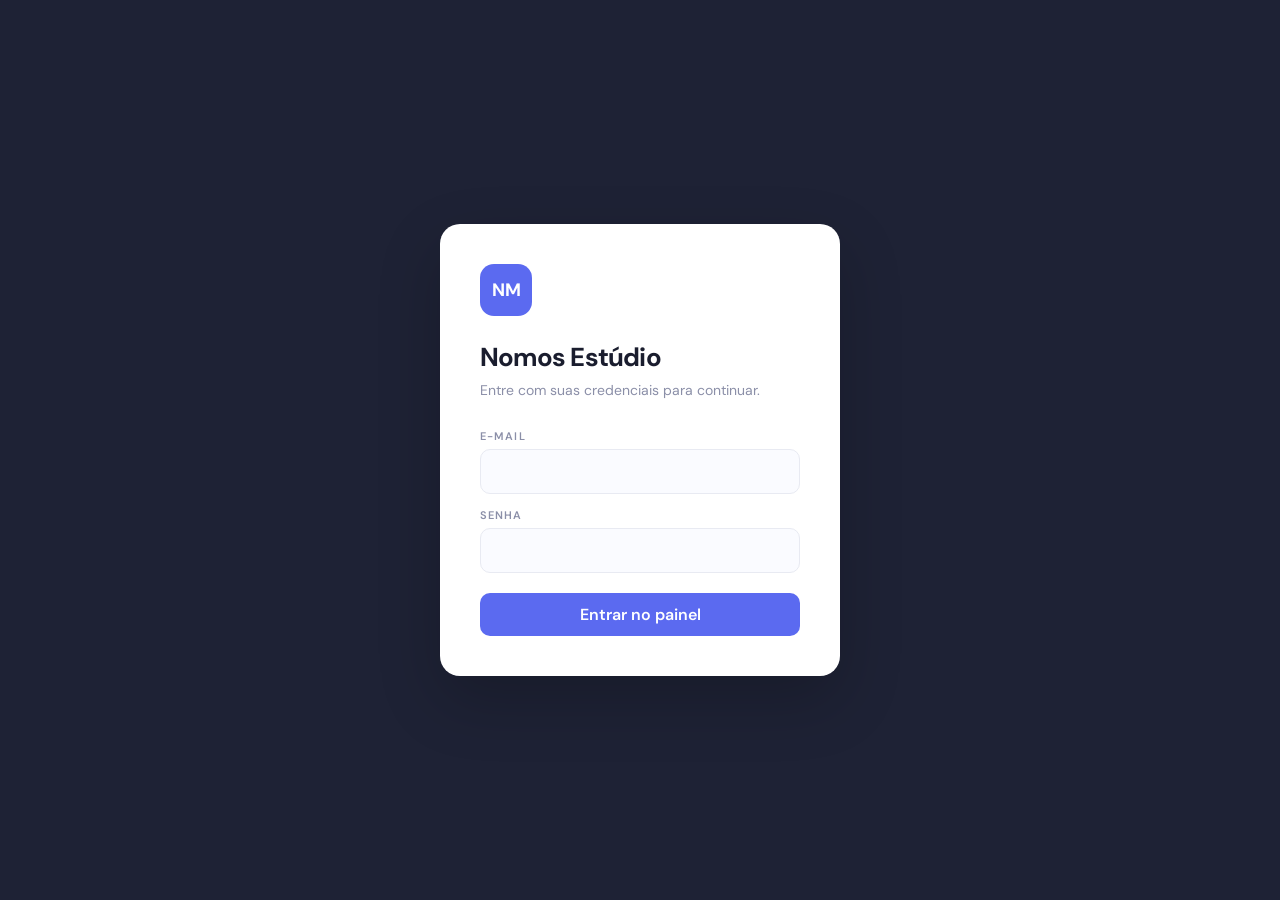
<file: admin.html>
<!doctype html>
<html lang="pt-BR">
<head>
<meta charset="utf-8"/>
<meta name="viewport" content="width=device-width,initial-scale=1"/>
<title>Painel Administrativo</title>
<link rel="preconnect" href="https://fonts.googleapis.com"/>
<link href="https://fonts.googleapis.com/css2?family=DM+Sans:opsz,wght@9..40,400;9..40,500;9..40,600;9..40,700&display=swap" rel="stylesheet"/>
<style>
*{box-sizing:border-box;margin:0;padding:0}
:root{
  --sw:240px; --th:64px;
  --bg:#f0f2f8; --panel:#fff; --ink:#1a1d2e; --muted:#8b8fa8; --line:#e8eaf2;
  --accent:#5b6af0; --accent-bg:#eef0fe;
  --danger:#e5534b; --danger-bg:#fdf0ef;
  --success:#22c55e; --success-bg:#f0fdf4;
  --warn:#f59e0b; --warn-bg:#fffbeb;
  --purple:#a855f7; --purple-bg:#faf5ff;
  --sb:#1e2235; --sb-muted:#a8adc3; --sb-hover:#2a2f47;
  --r:12px; --font:"DM Sans",sans-serif
}
body{font-family:var(--font);background:var(--bg);color:var(--ink);min-height:100vh}
button,input,select,textarea{font:inherit}

/* AUTH */
#auth{min-height:100vh;display:flex;align-items:center;justify-content:center;padding:24px;background:var(--sb)}
.auth-card{width:min(400px,100%);background:var(--panel);border-radius:20px;padding:40px;box-shadow:0 24px 64px rgba(0,0,0,.2)}
.auth-logo{width:52px;height:52px;border-radius:14px;background:var(--accent);color:#fff;display:flex;align-items:center;justify-content:center;font-weight:700;font-size:18px;margin-bottom:24px;overflow:hidden}
.auth-logo img{width:100%;height:100%;object-fit:cover}
.auth-card h1{font-size:26px;letter-spacing:-.03em;margin-bottom:6px}
.auth-sub{color:var(--muted);font-size:14px;line-height:1.5;margin-bottom:28px}
.label{display:block;font-size:11px;text-transform:uppercase;letter-spacing:.1em;color:var(--muted);font-weight:600;margin:14px 0 6px}
.input{width:100%;border:1.5px solid var(--line);background:#fafbff;border-radius:10px;padding:11px 14px;color:var(--ink);outline:none;transition:border-color .15s}
.input:focus{border-color:var(--accent)}
.input.err{border-color:var(--danger)}
.btn{border:0;border-radius:10px;background:var(--accent);color:#fff;padding:11px 18px;font-weight:600;cursor:pointer;transition:opacity .15s;white-space:nowrap}
.btn:hover{opacity:.85}
.btn.secondary{background:var(--panel);color:var(--ink);border:1.5px solid var(--line)}
.btn.secondary:hover{background:var(--bg)}
.btn.danger{background:var(--danger-bg);color:var(--danger);border:1px solid #f5c6c4}
.btn.success{background:var(--success-bg);color:var(--success);border:1px solid #bbf7d0}
.btn.sm{padding:7px 13px;font-size:13px}
.btn:disabled{opacity:.4;cursor:not-allowed}
.auth-card .btn{width:100%;margin-top:20px}
.err-msg{display:none;color:var(--danger);font-size:13px;margin-top:10px}
.err-msg.on{display:block}

/* SHELL */
#app{display:none;min-height:100vh}
.page{display:none}.page.active{display:block}

/* SIDEBAR */
.sidebar{position:fixed;top:0;left:0;width:var(--sw);height:100vh;background:var(--sb);display:flex;flex-direction:column;z-index:30;transition:transform .22s}
.sb-brand{height:var(--th);display:flex;align-items:center;gap:12px;padding:0 18px;border-bottom:1px solid rgba(255,255,255,.06);flex-shrink:0}
.sb-logo{width:36px;height:36px;border-radius:10px;background:var(--accent);color:#fff;display:flex;align-items:center;justify-content:center;font-weight:700;font-size:13px;flex-shrink:0;overflow:hidden}
.sb-logo img{width:100%;height:100%;object-fit:cover}
.sb-name{font-size:14px;font-weight:700;color:#fff;overflow:hidden;text-overflow:ellipsis;white-space:nowrap}
.sb-scroll{flex:1;overflow-y:auto;padding:14px 0;scrollbar-width:thin;scrollbar-color:rgba(255,255,255,.08) transparent}
.sb-scroll::-webkit-scrollbar{width:4px}
.sb-scroll::-webkit-scrollbar-thumb{background:rgba(255,255,255,.08);border-radius:2px}
.nav-label{font-size:10px;font-weight:700;letter-spacing:.12em;text-transform:uppercase;color:rgba(255,255,255,.25);padding:10px 18px 4px}
.nav-item{display:flex;align-items:center;gap:10px;padding:10px 18px;color:var(--sb-muted);cursor:pointer;font-size:14px;font-weight:500;border:none;background:none;width:100%;text-align:left;transition:background .12s,color .12s;position:relative}
.nav-item:hover{background:var(--sb-hover);color:#fff}
.nav-item.active{background:var(--accent);color:#fff}
.nav-item svg{flex-shrink:0;opacity:.75}
.nav-item:hover svg,.nav-item.active svg{opacity:1}
.nav-count{margin-left:auto;background:rgba(255,255,255,.1);border-radius:999px;padding:2px 8px;font-size:11px;font-weight:600}
.nav-item.active .nav-count{background:rgba(255,255,255,.22)}
.nav-dot{position:absolute;right:14px;top:50%;transform:translateY(-50%);width:8px;height:8px;border-radius:50%;background:#ef4444;display:none}
.nav-dot.on{display:block}
.sb-foot{padding:10px 0;border-top:1px solid rgba(255,255,255,.06);flex-shrink:0}

/* TOPBAR */
.topbar{position:fixed;top:0;left:var(--sw);right:0;height:var(--th);background:var(--panel);border-bottom:1px solid var(--line);display:flex;align-items:center;gap:12px;padding:0 24px;z-index:20}
.tb-search{position:relative;flex:1;max-width:300px}
.tb-search svg{position:absolute;left:12px;top:50%;transform:translateY(-50%);color:var(--muted);pointer-events:none}
.tb-search .input{padding-left:38px;background:#f4f6fc;border-color:transparent}
.tb-search .input:focus{border-color:var(--accent);background:#fff}
.tb-right{margin-left:auto;display:flex;align-items:center;gap:8px}
.tb-user{display:flex;align-items:center;gap:10px;padding:6px 12px;border-radius:10px;background:var(--bg)}
.tb-avatar{width:34px;height:34px;border-radius:10px;background:var(--accent);color:#fff;display:flex;align-items:center;justify-content:center;font-weight:700;font-size:12px}
.tb-info .tb-name{font-size:13px;font-weight:600;line-height:1.2}
.tb-info .tb-role{font-size:11px;color:var(--muted)}
.mobile-btn{display:none;align-items:center;justify-content:center;width:36px;height:36px;border-radius:8px;border:1.5px solid var(--line);background:var(--panel);cursor:pointer;color:var(--ink)}

/* MAIN */
.main{margin-left:var(--sw);margin-top:var(--th);padding:28px 24px;min-height:calc(100vh - var(--th))}
.page-title{font-size:22px;font-weight:700;letter-spacing:-.02em;margin-bottom:22px}
.page-desc{font-size:14px;color:var(--muted);margin-top:-14px;margin-bottom:22px;line-height:1.5}

/* STAT CARDS */
.stats{display:grid;grid-template-columns:repeat(auto-fill,minmax(175px,1fr));gap:14px;margin-bottom:28px}
.stat{background:var(--panel);border:1px solid var(--line);border-radius:var(--r);padding:18px;display:flex;align-items:center;gap:14px}
.stat-ico{width:44px;height:44px;border-radius:12px;display:flex;align-items:center;justify-content:center;flex-shrink:0}
.stat-val{font-size:22px;font-weight:700;letter-spacing:-.02em;line-height:1}
.stat-lbl{font-size:12px;color:var(--muted);margin-top:3px}

/* OVERVIEW CARDS */
.overview-grid{display:grid;grid-template-columns:repeat(auto-fill,minmax(210px,1fr));gap:14px;margin-bottom:30px}
.ov-card{background:var(--panel);border:1px solid var(--line);border-radius:var(--r);padding:20px;display:flex;flex-direction:column;gap:14px;cursor:pointer;transition:box-shadow .15s}
.ov-card:hover{box-shadow:0 4px 20px rgba(91,106,240,.1)}
.ov-head{display:flex;align-items:center;gap:12px}
.ov-icon{width:42px;height:42px;border-radius:12px;display:flex;align-items:center;justify-content:center;flex-shrink:0}
.ov-title{font-weight:700;font-size:14px}
.ov-sub{font-size:12px;color:var(--muted)}
.ov-nums{display:flex;gap:14px}
.ov-num{font-size:12px;color:var(--muted)}
.ov-num b{color:var(--ink);font-weight:700}
.ov-link{font-size:13px;color:var(--accent);font-weight:600;display:flex;align-items:center;gap:3px;margin-top:auto}

/* SECTION BAR */
.sec-bar{display:flex;align-items:center;gap:10px;margin-bottom:18px;flex-wrap:wrap}
.sec-bar h2{font-size:16px;font-weight:700}
.spacer{flex:1}

/* GRID */
.grid{display:grid;grid-template-columns:repeat(auto-fill,minmax(265px,1fr));gap:16px}
.card{background:var(--panel);border:1px solid var(--line);border-radius:16px;overflow:hidden;transition:box-shadow .15s}
.card:hover{box-shadow:0 4px 20px rgba(91,106,240,.1)}
.cover{height:180px;background:var(--line);position:relative;cursor:pointer;overflow:hidden}
.cover img{width:100%;height:100%;object-fit:cover;transition:transform .22s}
.cover:hover img{transform:scale(1.04)}
.cover-ph{width:100%;height:100%;display:flex;align-items:center;justify-content:center;background:linear-gradient(135deg,#e8eaf2,#f4f6fc);color:var(--muted)}
.badge{position:absolute;border-radius:999px;padding:4px 10px;font-size:10px;font-weight:700;text-transform:uppercase;letter-spacing:.06em}
.badge.cat{left:10px;bottom:10px;background:rgba(20,22,40,.68);color:#fff;backdrop-filter:blur(6px)}
.badge.pub{right:10px;top:10px;background:var(--success-bg);color:var(--success);border:1px solid #bbf7d0}
.badge.dft{right:10px;top:10px;background:#fff;color:var(--muted);border:1px solid var(--line)}
.badge.feat{left:10px;top:10px;width:26px;height:26px;padding:0;display:flex;align-items:center;justify-content:center;background:var(--warn);border-radius:8px}
.card-body{padding:16px}
.card-title{font-weight:700;font-size:14px;margin-bottom:8px;overflow:hidden;white-space:nowrap;text-overflow:ellipsis}
.meta{display:flex;flex-direction:column;gap:3px;color:var(--muted);font-size:12px}
.meta span{overflow:hidden;white-space:nowrap;text-overflow:ellipsis}
.card-actions{display:flex;gap:8px;margin-top:12px;padding-top:12px;border-top:1px solid var(--line)}
.card-actions button{flex:1;font-size:13px;padding:8px}

/* EMPTY */
.empty{display:none;flex-direction:column;align-items:center;justify-content:center;min-height:32vh;color:var(--muted);text-align:center;gap:12px}
.empty svg{opacity:.2}
.empty h2{font-size:17px;font-weight:600}
.empty p{font-size:13px}

/* HOME IMAGES */
.home-hero{background:linear-gradient(135deg,#4b5ce2,#7c89ff);border-radius:16px;padding:30px;color:#fff;margin-bottom:24px;display:flex;align-items:center;justify-content:space-between;gap:20px;flex-wrap:wrap}
.home-hero h2{font-size:19px;font-weight:700;margin-bottom:5px}
.home-hero p{font-size:13px;opacity:.8;line-height:1.5}
.hi-grid{display:grid;grid-template-columns:repeat(auto-fill,minmax(210px,1fr));gap:16px}
.hi-card{background:var(--panel);border:1px solid var(--line);border-radius:var(--r);overflow:hidden}
.hi-cover{height:145px;background:var(--line);cursor:pointer;overflow:hidden}
.hi-cover img{width:100%;height:100%;object-fit:cover;transition:transform .22s}
.hi-cover:hover img{transform:scale(1.04)}
.hi-body{padding:14px}
.hi-body b{font-size:13px;font-weight:600;display:block;margin-bottom:10px}
.hi-btns{display:flex;gap:8px}
.hi-btns button{flex:1;font-size:12px;padding:7px}

/* LEADS */
.leads-filters{display:flex;gap:8px;margin-bottom:20px;flex-wrap:wrap}
.filter-tab{padding:8px 16px;border-radius:999px;border:1.5px solid var(--line);background:var(--panel);color:var(--muted);cursor:pointer;font-size:13px;font-weight:500;transition:all .15s}
.filter-tab.active{background:var(--accent);color:#fff;border-color:var(--accent)}
.leads-table{background:var(--panel);border:1px solid var(--line);border-radius:16px;overflow:hidden}
.leads-table table{width:100%;border-collapse:collapse}
.leads-table th{padding:12px 16px;text-align:left;font-size:11px;text-transform:uppercase;letter-spacing:.08em;color:var(--muted);font-weight:700;border-bottom:1px solid var(--line);background:#fafbff}
.leads-table td{padding:14px 16px;border-bottom:1px solid var(--line);font-size:14px;vertical-align:middle}
.leads-table tr:last-child td{border-bottom:0}
.leads-table tr:hover td{background:#fafbff}
.lead-name{font-weight:600}
.lead-contact{font-size:12px;color:var(--muted);margin-top:2px}
.lead-msg{font-size:13px;color:var(--muted);max-width:260px;overflow:hidden;text-overflow:ellipsis;white-space:nowrap}
.lead-date{font-size:12px;color:var(--muted);white-space:nowrap}
.status-badge{display:inline-flex;align-items:center;gap:5px;padding:4px 10px;border-radius:999px;font-size:11px;font-weight:700;text-transform:uppercase;white-space:nowrap}
.status-badge.new{background:#eff6ff;color:#3b82f6;border:1px solid #bfdbfe}
.status-badge.read{background:var(--bg);color:var(--muted);border:1px solid var(--line)}
.status-badge.done{background:var(--success-bg);color:var(--success);border:1px solid #bbf7d0}
.lead-actions{display:flex;gap:6px;justify-content:flex-end}
.leads-empty{padding:48px;text-align:center;color:var(--muted)}

/* SETTINGS */
.settings-layout{display:grid;grid-template-columns:1fr 1fr;gap:20px}
.settings-card{background:var(--panel);border:1px solid var(--line);border-radius:16px;padding:24px}
.settings-card.full{grid-column:1/-1}
.settings-card h3{font-size:14px;font-weight:700;margin-bottom:18px;display:flex;align-items:center;gap:8px}
.settings-card h3 svg{color:var(--accent)}
.settings-row{display:grid;grid-template-columns:1fr 1fr;gap:12px}
.settings-foot{margin-top:24px;padding-top:20px;border-top:1px solid var(--line);display:flex;justify-content:flex-end}
.hours-grid{display:grid;grid-template-columns:1fr 1fr 1fr;gap:12px}
.social-grid{display:grid;grid-template-columns:1fr 1fr;gap:12px}
.demo-notice{background:var(--warn-bg);border:1px solid #fde68a;border-radius:10px;padding:12px 16px;font-size:13px;color:#92400e;margin-bottom:20px;display:flex;align-items:center;gap:10px}

/* MODAL */
.overlay{display:none;position:fixed;inset:0;background:rgba(10,12,28,.65);z-index:60;align-items:flex-start;justify-content:center;padding:20px;overflow:auto}
.overlay.on{display:flex}
.modal{width:min(760px,100%);background:#fff;border-radius:20px;margin:auto;overflow:hidden;box-shadow:0 32px 80px rgba(0,0,0,.22)}
.modal.sm{width:min(500px,100%)}
.modal-head{display:flex;align-items:center;justify-content:space-between;padding:22px 26px 0}
.modal-head h2{font-size:18px;font-weight:700}
.x{border:0;background:transparent;color:var(--muted);font-size:26px;cursor:pointer;line-height:1;padding:4px}
.x:hover{color:var(--ink)}
.modal-body{padding:20px 26px;max-height:72vh;overflow-y:auto}
.modal-foot{display:flex;gap:10px;justify-content:flex-end;padding:16px 26px 22px;border-top:1px solid var(--line)}
.lead-detail-row{display:flex;gap:8px;margin-bottom:12px;font-size:14px}
.lead-detail-row .ldr-label{font-weight:600;min-width:80px;color:var(--muted)}
.lead-detail-msg{background:var(--bg);border-radius:10px;padding:14px;font-size:14px;line-height:1.6;margin-top:4px}

/* FORM */
.f-sec{font-size:10px;letter-spacing:.12em;text-transform:uppercase;color:var(--muted);font-weight:700;border-bottom:1px solid var(--line);padding-bottom:7px;margin:22px 0 14px}
.f-sec:first-child{margin-top:0}
.two{display:grid;grid-template-columns:1fr 1fr;gap:12px}
.photos{display:flex;gap:10px;flex-wrap:wrap;align-items:flex-start}
.thumb,.add-photo{width:88px;height:72px;border-radius:10px;border:1.5px solid var(--line);overflow:hidden;position:relative;flex-shrink:0}
.thumb img{width:100%;height:100%;object-fit:cover}
.thumb button{position:absolute;top:4px;right:4px;width:20px;height:20px;border:0;border-radius:999px;background:rgba(0,0,0,.55);color:#fff;cursor:pointer;font-size:12px;display:flex;align-items:center;justify-content:center}
.add-photo{display:flex;align-items:center;justify-content:center;border:2px dashed var(--line);background:#f7f8ff;color:var(--muted);cursor:pointer;font-size:11px;text-align:center;flex-direction:column;gap:4px;padding:8px}
.add-photo:hover{border-color:var(--accent);color:var(--accent)}
.video-row{display:grid;grid-template-columns:1fr auto;gap:8px;margin-bottom:8px}
.video-row button{width:40px;padding:0}

/* COLORS */
.c-blue{background:var(--accent-bg)} .c-blue svg{color:var(--accent)}
.c-green{background:var(--success-bg)} .c-green svg{color:var(--success)}
.c-orange{background:var(--warn-bg)} .c-orange svg{color:var(--warn)}
.c-purple{background:var(--purple-bg)} .c-purple svg{color:var(--purple)}
.c-pink{background:#fdf2f8} .c-pink svg{color:#ec4899}
.c-teal{background:#f0fdfa} .c-teal svg{color:#14b8a6}
.c-rose{background:#fff1f2} .c-rose svg{color:#f43f5e}
.c-sky{background:#f0f9ff} .c-sky svg{color:#0ea5e9}

/* RESPONSIVE */
@media(max-width:900px){
  .sidebar{transform:translateX(-100%)}
  .sidebar.open{transform:translateX(0)}
  .topbar{left:0}.main{margin-left:0}
  .mobile-btn{display:flex!important}
  .sb-overlay{display:block!important}
  .stats{grid-template-columns:1fr 1fr}
  .settings-layout{grid-template-columns:1fr}
  .settings-card.full{grid-column:auto}
  .hours-grid,.social-grid{grid-template-columns:1fr}
}
@media(max-width:600px){
  .stats{grid-template-columns:1fr}
  .two,.settings-row{grid-template-columns:1fr}
  .main{padding:16px 14px}
  .leads-table{overflow-x:auto}
  .home-hero{flex-direction:column;align-items:flex-start}
}
.sb-overlay{display:none;position:fixed;inset:0;background:rgba(0,0,0,.4);z-index:25}
</style>
</head>
<body>

<!-- AUTH -->
<section id="auth">
  <form class="auth-card" id="auth-form">
    <div class="auth-logo" id="auth-logo"><span id="auth-short">PA</span></div>
    <h1 id="auth-title">Painel Administrativo</h1>
    <p class="auth-sub" id="auth-sub">Entre com suas credenciais para continuar.</p>
    <label class="label">E-mail</label>
    <input class="input" id="email" type="email" autocomplete="username" required>
    <label class="label">Senha</label>
    <input class="input" id="password" type="password" autocomplete="current-password" required>
    <p class="err-msg" id="auth-error">Não foi possível entrar. Verifique e-mail e senha.</p>
    <button class="btn" type="submit">Entrar no painel</button>
  </form>
</section>

<!-- APP -->
<section id="app">
  <div class="sb-overlay" id="sb-overlay" onclick="closeMobile()"></div>

  <!-- SIDEBAR -->
  <aside class="sidebar" id="sidebar">
    <div class="sb-brand">
      <div class="sb-logo" id="sb-logo"><span id="sb-short">PA</span></div>
      <span class="sb-name" id="sb-name">Painel</span>
    </div>
    <div class="sb-scroll">
      <div class="nav-label">Visão geral</div>
      <button class="nav-item active" id="nav-dashboard" onclick="showPage('dashboard')">
        <svg width="16" height="16" fill="none" stroke="currentColor" stroke-width="2" viewBox="0 0 24 24"><rect x="3" y="3" width="7" height="7" rx="1"/><rect x="14" y="3" width="7" height="7" rx="1"/><rect x="3" y="14" width="7" height="7" rx="1"/><rect x="14" y="14" width="7" height="7" rx="1"/></svg>
        Dashboard
      </button>
      <button class="nav-item" id="nav-home" onclick="showPage('home')">
        <svg width="16" height="16" fill="none" stroke="currentColor" stroke-width="2" viewBox="0 0 24 24"><path d="M3 9l9-7 9 7v11a2 2 0 01-2 2H5a2 2 0 01-2-2z"/><polyline points="9,22 9,12 15,12 15,22"/></svg>
        Home do site
      </button>

      <div class="nav-label" style="margin-top:6px">Conteúdo</div>
      <div id="nav-conteudo"></div>

      <div class="nav-label" style="margin-top:6px">Relacionamento</div>
      <button class="nav-item" id="nav-leads" onclick="showPage('leads')">
        <svg width="16" height="16" fill="none" stroke="currentColor" stroke-width="2" viewBox="0 0 24 24"><path d="M22 16.92v3a2 2 0 01-2.18 2 19.79 19.79 0 01-8.63-3.07A19.5 19.5 0 013.07 9.8 19.79 19.79 0 01.22 1.2 2 2 0 012.22 0h3a2 2 0 012 1.72c.127.96.361 1.903.7 2.81a2 2 0 01-.45 2.11L6.91 7.09a16 16 0 006 6l.66-.66a2 2 0 012.11-.45c.907.339 1.85.573 2.81.7A2 2 0 0122 14.92z"/></svg>
        Leads / Contatos
        <span class="nav-dot" id="leads-dot"></span>
      </button>
      <div id="nav-relacionamento"></div>

      <div class="nav-label" style="margin-top:6px">Sistema</div>
      <button class="nav-item" id="nav-settings" onclick="showPage('settings')">
        <svg width="16" height="16" fill="none" stroke="currentColor" stroke-width="2" viewBox="0 0 24 24"><circle cx="12" cy="12" r="3"/><path d="M19.4 15a1.65 1.65 0 00.33 1.82l.06.06a2 2 0 010 2.83 2 2 0 01-2.83 0l-.06-.06a1.65 1.65 0 00-1.82-.33 1.65 1.65 0 00-1 1.51V21a2 2 0 01-4 0v-.09A1.65 1.65 0 009 19.4a1.65 1.65 0 00-1.82.33l-.06.06a2 2 0 01-2.83-2.83l.06-.06A1.65 1.65 0 004.68 15a1.65 1.65 0 00-1.51-1H3a2 2 0 010-4h.09A1.65 1.65 0 004.6 9a1.65 1.65 0 00-.33-1.82l-.06-.06a2 2 0 012.83-2.83l.06.06A1.65 1.65 0 009 4.68a1.65 1.65 0 001-1.51V3a2 2 0 014 0v.09a1.65 1.65 0 001 1.51 1.65 1.65 0 001.82-.33l.06-.06a2 2 0 012.83 2.83l-.06.06A1.65 1.65 0 0019.4 9a1.65 1.65 0 001.51 1H21a2 2 0 010 4h-.09a1.65 1.65 0 00-1.51 1z"/></svg>
        Configurações
      </button>
      <button class="nav-item" onclick="logout()">
        <svg width="16" height="16" fill="none" stroke="currentColor" stroke-width="2" viewBox="0 0 24 24"><path d="M9 21H5a2 2 0 01-2-2V5a2 2 0 012-2h4"/><polyline points="16,17 21,12 16,7"/><line x1="21" y1="12" x2="9" y2="12"/></svg>
        Sair
      </button>
    </div>
  </aside>

  <!-- TOPBAR -->
  <header class="topbar">
    <button class="mobile-btn" onclick="toggleMobile()">
      <svg width="18" height="18" fill="none" stroke="currentColor" stroke-width="2" viewBox="0 0 24 24"><line x1="3" y1="6" x2="21" y2="6"/><line x1="3" y1="12" x2="21" y2="12"/><line x1="3" y1="18" x2="21" y2="18"/></svg>
    </button>
    <div class="tb-search">
      <svg width="15" height="15" fill="none" stroke="currentColor" stroke-width="2" viewBox="0 0 24 24"><circle cx="11" cy="11" r="8"/><line x1="21" y1="21" x2="16.65" y2="16.65"/></svg>
      <input class="input" id="search" placeholder="Buscar..." oninput="onSearch()">
    </div>
    <div class="tb-right">
      <div class="tb-user">
        <div class="tb-avatar" id="tb-avatar">PA</div>
        <div class="tb-info">
          <div class="tb-name" id="tb-email">Admin</div>
          <div class="tb-role">Administrador</div>
        </div>
      </div>
    </div>
  </header>

  <!-- MAIN -->
  <main class="main">

    <!-- DASHBOARD -->
    <div id="page-dashboard" class="page active">
      <div class="page-title">Dashboard</div>
      <div class="stats" id="dash-stats"></div>
      <p style="font-size:11px;font-weight:700;text-transform:uppercase;letter-spacing:.1em;color:var(--muted);margin-bottom:14px">Seções do painel</p>
      <div class="overview-grid" id="dash-overview"></div>
    </div>

    <!-- HOME -->
    <div id="page-home" class="page">
      <div class="page-title">Home do site</div>
      <div class="home-hero">
        <div>
          <h2>Imagens da página inicial</h2>
          <p>Gerencie as fotos exibidas na home do seu site.<br>Clique em uma imagem para substituí-la.</p>
        </div>
        <button class="btn" style="background:rgba(255,255,255,.18);border:1.5px solid rgba(255,255,255,.3);flex-shrink:0" onclick="saveHomeImages()">Salvar alterações</button>
      </div>
      <div class="hi-grid" id="home-grid"></div>
    </div>

    <!-- LEADS -->
    <div id="page-leads" class="page">
      <div class="page-title">Leads / Contatos</div>
      <div class="page-desc">Mensagens e solicitações recebidas pelo site.</div>
      <div class="stats" style="margin-bottom:20px" id="leads-stats"></div>
      <div class="leads-filters" id="leads-filters">
        <button class="filter-tab active" data-filter="all"  onclick="setLeadFilter('all',this)">Todos</button>
        <button class="filter-tab"        data-filter="new"  onclick="setLeadFilter('new',this)">Novos</button>
        <button class="filter-tab"        data-filter="read" onclick="setLeadFilter('read',this)">Lidos</button>
        <button class="filter-tab"        data-filter="done" onclick="setLeadFilter('done',this)">Respondidos</button>
      </div>
      <div class="leads-table">
        <table>
          <thead><tr>
            <th>Contato</th>
            <th>Assunto / Mensagem</th>
            <th>Data</th>
            <th>Status</th>
            <th style="text-align:right">Ações</th>
          </tr></thead>
          <tbody id="leads-tbody"></tbody>
        </table>
        <div class="leads-empty" id="leads-empty" style="display:none">Nenhum lead encontrado.</div>
      </div>
    </div>

    <!-- SETTINGS -->
    <div id="page-settings" class="page">
      <div class="page-title">Configurações</div>
      <div class="page-desc">Informações globais exibidas em todo o site.</div>
      <div class="demo-notice" id="settings-demo-notice" style="display:none">
        <svg width="16" height="16" fill="none" stroke="currentColor" stroke-width="2" viewBox="0 0 24 24"><circle cx="12" cy="12" r="10"/><line x1="12" y1="8" x2="12" y2="12"/><line x1="12" y1="16" x2="12.01" y2="16"/></svg>
        Modo demonstração — as configurações serão salvas apenas em memória.
      </div>
      <div class="settings-layout" id="settings-form"></div>
      <div class="settings-foot">
        <button class="btn" onclick="saveSettings()">Salvar configurações</button>
      </div>
    </div>

    <!-- SECTION PAGES -->
    <div id="section-pages"></div>

  </main>
</section>

<!-- EDITOR MODAL -->
<div class="overlay" id="editor-overlay" onclick="closeEditor()">
  <div class="modal" onclick="event.stopPropagation()">
    <div class="modal-head"><h2 id="editor-title">Novo item</h2><button class="x" onclick="closeEditor()">×</button></div>
    <div class="modal-body" id="editor-body"></div>
    <div class="modal-foot">
      <button class="btn secondary" onclick="closeEditor()">Cancelar</button>
      <button class="btn" id="save-btn" onclick="saveItem()">Salvar</button>
    </div>
  </div>
</div>

<!-- LEAD DETAIL MODAL -->
<div class="overlay" id="lead-overlay" onclick="closeLead()">
  <div class="modal sm" onclick="event.stopPropagation()">
    <div class="modal-head"><h2>Detalhes do contato</h2><button class="x" onclick="closeLead()">×</button></div>
    <div class="modal-body" id="lead-body"></div>
    <div class="modal-foot" id="lead-foot"></div>
  </div>
</div>

<input type="file" id="photo-input"  accept="image/*" multiple hidden onchange="onPhotosChosen(this)">
<input type="file" id="before-input" accept="image/*" hidden onchange="onBeforeAfter('before',this)">
<input type="file" id="after-input"  accept="image/*" hidden onchange="onBeforeAfter('after',this)">
<input type="file" id="home-input"   accept="image/*" hidden onchange="onHomeChosen(this)">

<script src="cms-config.js"></script>
<script>
// ─── SETUP ────────────────────────────────────────────────────────────────────
const C    = window.CMS_CONFIG;
const DEMO = !C.tursoUrl || C.tursoUrl.includes('SEU-BANCO');
const SECTIONS = C.sections || [];

// ─── TURSO HTTP API ───────────────────────────────────────────────────────────
async function turso(sql, args=[]) {
  const r = await fetch(`${C.tursoUrl}/v2/pipeline`, {
    method:'POST',
    headers:{'Authorization':`Bearer ${C.tursoToken}`,'Content-Type':'application/json'},
    body:JSON.stringify({requests:[
      {type:'execute',stmt:{sql,args:args.map(v=>v===null?{type:'null'}:{type:'text',value:String(v)})}},
      {type:'close'}
    ]})
  });
  if(!r.ok) throw new Error(`Turso HTTP ${r.status}`);
  const j = await r.json();
  if(j.results[0].type==='error') throw new Error(j.results[0].error?.message||'Turso error');
  const res = j.results[0].response.result;
  const cols = res.cols.map(c=>c.name);
  return res.rows.map(row=>Object.fromEntries(cols.map((c,i)=>[c,row[i]?.value??null])));
}

const PALETTE = [
  {cls:'c-blue'  ,hex:'#5b6af0'},{cls:'c-green' ,hex:'#22c55e'},
  {cls:'c-orange',hex:'#f59e0b'},{cls:'c-purple',hex:'#a855f7'},
  {cls:'c-pink'  ,hex:'#ec4899'},{cls:'c-teal'  ,hex:'#14b8a6'},
  {cls:'c-rose'  ,hex:'#f43f5e'},{cls:'c-sky'   ,hex:'#0ea5e9'},
];

const SVG = {
  file:      `<svg width="18" height="18" fill="none" stroke="currentColor" stroke-width="2" viewBox="0 0 24 24"><path d="M14 2H6a2 2 0 00-2 2v16a2 2 0 002 2h12a2 2 0 002-2V8z"/><polyline points="14,2 14,8 20,8"/></svg>`,
  box:       `<svg width="18" height="18" fill="none" stroke="currentColor" stroke-width="2" viewBox="0 0 24 24"><path d="M21 16V8a2 2 0 00-1-1.73l-7-4a2 2 0 00-2 0l-7 4A2 2 0 003 8v8a2 2 0 001 1.73l7 4a2 2 0 002 0l7-4A2 2 0 0021 16z"/></svg>`,
  newspaper: `<svg width="18" height="18" fill="none" stroke="currentColor" stroke-width="2" viewBox="0 0 24 24"><path d="M4 22h16a2 2 0 002-2V4a2 2 0 00-2-2H8a2 2 0 00-2 2v16a4 4 0 01-4-4V6"/><path d="M18 14h-8M15 18h-5M10 6h8v4h-8z"/></svg>`,
  map:       `<svg width="18" height="18" fill="none" stroke="currentColor" stroke-width="2" viewBox="0 0 24 24"><path d="M21 10c0 7-9 13-9 13s-9-6-9-13a9 9 0 0118 0z"/><circle cx="12" cy="10" r="3"/></svg>`,
  users:     `<svg width="18" height="18" fill="none" stroke="currentColor" stroke-width="2" viewBox="0 0 24 24"><path d="M17 21v-2a4 4 0 00-4-4H5a4 4 0 00-4 4v2"/><circle cx="9" cy="7" r="4"/><path d="M23 21v-2a4 4 0 00-3-3.87"/><path d="M16 3.13a4 4 0 010 7.75"/></svg>`,
  star:      `<svg width="18" height="18" fill="none" stroke="currentColor" stroke-width="2" viewBox="0 0 24 24"><polygon points="12,2 15.09,8.26 22,9.27 17,14.14 18.18,21.02 12,17.77 5.82,21.02 7,14.14 2,9.27 8.91,8.26"/></svg>`,
  help:      `<svg width="18" height="18" fill="none" stroke="currentColor" stroke-width="2" viewBox="0 0 24 24"><circle cx="12" cy="12" r="10"/><path d="M9.09 9a3 3 0 015.83 1c0 2-3 3-3 3"/><line x1="12" y1="17" x2="12.01" y2="17"/></svg>`,
  default:   `<svg width="18" height="18" fill="none" stroke="currentColor" stroke-width="2" viewBox="0 0 24 24"><rect x="3" y="3" width="7" height="9" rx="1"/><rect x="14" y="3" width="7" height="5" rx="1"/><rect x="14" y="12" width="7" height="9" rx="1"/><rect x="3" y="16" width="7" height="5" rx="1"/></svg>`,
};
const ico = name => SVG[name] || SVG.default;

// ─── STATE ────────────────────────────────────────────────────────────────────
let sectionData = {};
let leadsData   = [];
let leadsFilter = 'all';
let settingsData = {};
let activePage  = 'dashboard';
let editSection = null;
let editing     = null;
let photos=[], beforeImage='', afterImage='', videos=[];
let homeImages={}, homeKey='';
const homeFields = C.homeImages || [];

// ─── INIT ─────────────────────────────────────────────────────────────────────
applyBranding();
buildSidebar();
buildSectionPages();

document.getElementById('auth-form').addEventListener('submit', async e => {
  e.preventDefault();
  if (DEMO) { bootApp('demo'); return; }
  const email    = document.getElementById('email').value.trim();
  const password = document.getElementById('password').value;
  if (email === C.adminEmail && password === C.adminPassword) {
    sessionStorage.setItem('cms_auth', '1');
    bootApp(email);
  } else {
    showAuthErr();
  }
});

window.addEventListener('load', () => {
  if (DEMO) return;
  if (sessionStorage.getItem('cms_auth') === '1') bootApp(C.adminEmail);
});

async function bootApp(email) {
  document.getElementById('auth').style.display = 'none';
  document.getElementById('app').style.display  = 'block';
  const name = email === 'demo' ? 'demo' : email.split('@')[0];
  document.getElementById('tb-email').textContent  = name;
  document.getElementById('tb-avatar').textContent = name.slice(0,2).toUpperCase();
  if (DEMO) { loadDemoData(); loadDemoSettings(); }
  else      { await Promise.all([loadAllSections(), loadLeads(), loadSettings()]); }
  updateDashboard();
  updateLeadDot();
  showPage('dashboard');
}

function showAuthErr() {
  ['email','password'].forEach(id => document.getElementById(id).classList.add('err'));
  document.getElementById('auth-error').classList.add('on');
  setTimeout(() => {
    ['email','password'].forEach(id => document.getElementById(id).classList.remove('err'));
    document.getElementById('auth-error').classList.remove('on');
  }, 3500);
}

async function logout() {
  sessionStorage.removeItem('cms_auth');
  location.reload();
}

// ─── BRANDING ─────────────────────────────────────────────────────────────────
function applyBranding() {
  document.title = C.brandName + ' – Painel';
  document.getElementById('auth-title').textContent = C.brandName;
  document.getElementById('auth-short').textContent = C.shortName;
  document.getElementById('sb-short').textContent   = C.shortName;
  document.getElementById('sb-name').textContent    = C.brandName;
  if (DEMO) document.getElementById('auth-sub').textContent = 'Modo demonstração ativo. Use qualquer e-mail e senha.';
  if (C.logoUrl) {
    ['auth-logo','sb-logo'].forEach(id => {
      const el = document.getElementById(id);
      el.innerHTML = `<img src="${esc(C.logoUrl)}" alt="">`;
    });
  }
}

// ─── SIDEBAR ──────────────────────────────────────────────────────────────────
function buildSidebar() {
  const conteudo      = SECTIONS.filter(s => s.group !== 'relacionamento');
  const relacionamento = SECTIONS.filter(s => s.group === 'relacionamento');
  document.getElementById('nav-conteudo').innerHTML = conteudo.map((s,i) => navItem(s,i)).join('');
  document.getElementById('nav-relacionamento').innerHTML = relacionamento.map((s,i) => navItem(s, conteudo.length+i)).join('');
}

function navItem(s, i) {
  return `<button class="nav-item" id="nav-sec-${s.id}" onclick="showPage('sec-${s.id}')">
    ${ico(s.icon)}${esc(s.label)}
    <span class="nav-count" id="nc-${s.id}">—</span>
  </button>`;
}

function updateNavCounts() {
  SECTIONS.forEach(s => {
    const el = document.getElementById(`nc-${s.id}`);
    if (el) el.textContent = (sectionData[s.id]||[]).length;
  });
}

// ─── SECTION PAGES ────────────────────────────────────────────────────────────
function buildSectionPages() {
  document.getElementById('section-pages').innerHTML = SECTIONS.map(s => `
    <div id="page-sec-${s.id}" class="page">
      <div class="page-title">${esc(s.label)}</div>
      <div class="sec-bar">
        <h2>${esc(s.label)}</h2><div class="spacer"></div>
        <button class="btn" onclick="openEditor(null,'${s.id}')">
          <svg width="13" height="13" fill="none" stroke="currentColor" stroke-width="2.5" viewBox="0 0 24 24" style="vertical-align:middle;margin-right:5px"><line x1="12" y1="5" x2="12" y2="19"/><line x1="5" y1="12" x2="19" y2="12"/></svg>
          Novo item
        </button>
      </div>
      <div class="empty" id="empty-${s.id}">
        <svg width="44" height="44" fill="none" stroke="currentColor" stroke-width="1.5" viewBox="0 0 24 24"><rect x="3" y="3" width="18" height="18" rx="2"/><path d="M9 9h6M9 12h6M9 15h4"/></svg>
        <h2>Nenhum item ainda</h2><p>Crie o primeiro registro de ${esc(s.label)}.</p>
      </div>
      <div class="grid" id="grid-${s.id}"></div>
    </div>`).join('');
}

// ─── DATA ─────────────────────────────────────────────────────────────────────
async function loadAllSections() {
  await Promise.all(SECTIONS.map(s => loadSection(s)));
}
async function loadSection(sec) {
  try {
    const rows = await turso(`SELECT * FROM ${sec.table} ORDER BY display_order ASC, created_at DESC`);
    sectionData[sec.id] = rows.map(r => rowToItem(r, sec));
  } catch(e) { sectionData[sec.id]=[]; }
}
function rowToItem(row, sec) {
  const dynamic={};
  (sec.fields||[]).forEach(f => dynamic[f.id]=row[f.id]||'');
  const gallery = (() => { try { return JSON.parse(row.gallery_images||'[]'); } catch { return []; } })();
  const videos  = (() => { try { return JSON.parse(row.youtube_videos||'[]'); } catch { return []; } })();
  return { id:row.id, title:row.title||'', slug:row.slug||'', category:row.category||'',
    status:row.status||C.draftStatus, featured:row.is_featured==='1'||row.is_featured===1,
    display_order:Number(row.display_order||0),
    cover:row.cover_image_url||'', gallery, before:row.before_image_url||'', after:row.after_image_url||'',
    videos, dynamic, created_at:row.created_at };
}
function itemToRow(item, sec) {
  const row={ title:item.title, slug:item.slug||slugify(item.title), category:item.category||null,
    status:item.status, is_featured:item.featured?'1':'0', display_order:String(Number(item.display_order||0)),
    cover_image_url:item.gallery[0]||item.cover||null, gallery_images:JSON.stringify(item.gallery),
    before_image_url:item.before||null, after_image_url:item.after||null, youtube_videos:JSON.stringify(item.videos) };
  (sec.fields||[]).forEach(f => row[f.id]=item.dynamic[f.id]||null);
  return row;
}

// ─── LEADS DATA ───────────────────────────────────────────────────────────────
async function loadLeads() {
  try {
    leadsData = await turso(`SELECT * FROM leads ORDER BY created_at DESC`);
  } catch(e) { leadsData=[]; }
}
async function updateLeadStatus(id, status) {
  if (!DEMO) {
    try { await turso(`UPDATE leads SET status=? WHERE id=?`,[status,id]); }
    catch(e) { alert(e.message); return; }
  }
  const lead = leadsData.find(l=>l.id===id);
  if (lead) lead.status = status;
  updateLeadDot();
  renderLeads();
}
function updateLeadDot() {
  const hasNew = leadsData.some(l => l.status==='new'||!l.status);
  document.getElementById('leads-dot').classList.toggle('on', hasNew);
}

// ─── SETTINGS DATA ────────────────────────────────────────────────────────────
async function loadSettings() {
  try {
    const rows = await turso(`SELECT value FROM site_settings WHERE key=?`,['global_config']);
    settingsData = rows[0]?.value ? JSON.parse(rows[0].value) : defaultSettings();
  } catch(e) { settingsData = defaultSettings(); }
}
function defaultSettings() {
  return { phone:'', whatsapp:'', email:'', address:'',
    instagram:'', facebook:'', youtube:'', linkedin:'', tiktok:'',
    hours_weekday:'Seg–Sex: 9h às 18h', hours_saturday:'Sábado: 9h às 13h', hours_sunday:'Fechado',
    seo_title:C.brandName, seo_description:'' };
}
async function saveSettings() {
  const fields = ['phone','whatsapp','email','address','instagram','facebook','youtube','linkedin','tiktok','hours_weekday','hours_saturday','hours_sunday','seo_title','seo_description'];
  fields.forEach(id => {
    const el = document.getElementById(`set-${id}`);
    if (el) settingsData[id] = el.value;
  });
  if (DEMO) { alert('Configurações salvas!'); return; }
  try {
    await turso(`INSERT INTO site_settings(key,value) VALUES(?,?) ON CONFLICT(key) DO UPDATE SET value=excluded.value,updated_at=datetime('now')`,['global_config',JSON.stringify(settingsData)]);
    alert('Configurações salvas com sucesso!');
  } catch(e) { alert(e.message); }
}
function loadDemoSettings() {
  settingsData = { phone:'(11) 3000-0000', whatsapp:'5511900000000', email:'contato@empresa.com.br',
    address:'Av. Paulista, 1000 – São Paulo, SP', instagram:'https://instagram.com/empresa',
    facebook:'', youtube:'', linkedin:'', tiktok:'',
    hours_weekday:'Seg–Sex: 9h às 18h', hours_saturday:'Sábado: 9h às 13h', hours_sunday:'Fechado',
    seo_title:C.brandName, seo_description:'Site oficial da empresa.' };
}
function renderSettingsForm() {
  if (DEMO) document.getElementById('settings-demo-notice').style.display='flex';
  const s = settingsData;
  const f = (id,label,placeholder='',type='text') =>
    `<div><label class="label">${label}</label><input class="input" id="set-${id}" type="${type}" value="${esc(s[id]||'')}" placeholder="${esc(placeholder)}"></div>`;
  document.getElementById('settings-form').innerHTML = `
    <div class="settings-card">
      <h3><svg width="16" height="16" fill="none" stroke="currentColor" stroke-width="2" viewBox="0 0 24 24"><path d="M22 16.92v3a2 2 0 01-2.18 2 19.79 19.79 0 01-8.63-3.07A19.5 19.5 0 013.07 9.8 19.79 19.79 0 01.22 1.2 2 2 0 012.22 0h3a2 2 0 012 1.72c.127.96.361 1.903.7 2.81a2 2 0 01-.45 2.11L6.91 7.09a16 16 0 006 6l.66-.66a2 2 0 012.11-.45c.907.339 1.85.573 2.81.7A2 2 0 0122 14.92z"/></svg> Contato</h3>
      <div class="settings-row">
        ${f('phone','Telefone','(11) 3000-0000')}
        ${f('whatsapp','WhatsApp (com DDI)','5511900000000')}
        ${f('email','E-mail','contato@empresa.com.br','email')}
        ${f('address','Endereço completo','Rua Exemplo, 123 – São Paulo, SP')}
      </div>
    </div>
    <div class="settings-card">
      <h3><svg width="16" height="16" fill="none" stroke="currentColor" stroke-width="2" viewBox="0 0 24 24"><path d="M23 3a10.9 10.9 0 01-3.14 1.53 4.48 4.48 0 00-7.86 3v1A10.66 10.66 0 013 4s-4 9 5 13a11.64 11.64 0 01-7 2c9 5 20 0 20-11.5a4.5 4.5 0 00-.08-.83A7.72 7.72 0 0023 3z"/></svg> Redes Sociais</h3>
      <div class="social-grid">
        ${f('instagram','Instagram','https://instagram.com/...')}
        ${f('facebook','Facebook','https://facebook.com/...')}
        ${f('youtube','YouTube','https://youtube.com/...')}
        ${f('linkedin','LinkedIn','https://linkedin.com/company/...')}
        ${f('tiktok','TikTok','@usuario')}
      </div>
    </div>
    <div class="settings-card">
      <h3><svg width="16" height="16" fill="none" stroke="currentColor" stroke-width="2" viewBox="0 0 24 24"><circle cx="12" cy="12" r="10"/><polyline points="12,6 12,12 16,14"/></svg> Horário de Funcionamento</h3>
      <div class="hours-grid">
        ${f('hours_weekday','Segunda a Sexta','Seg–Sex: 9h às 18h')}
        ${f('hours_saturday','Sábado','Sábado: 9h às 13h')}
        ${f('hours_sunday','Domingo','Fechado')}
      </div>
    </div>
    <div class="settings-card full">
      <h3><svg width="16" height="16" fill="none" stroke="currentColor" stroke-width="2" viewBox="0 0 24 24"><circle cx="11" cy="11" r="8"/><line x1="21" y1="21" x2="16.65" y2="16.65"/></svg> SEO — Metatags padrão</h3>
      <div class="settings-row">
        ${f('seo_title','Título padrão do site (meta title)',C.brandName)}
        ${f('seo_description','Descrição padrão (meta description)','Descrição exibida no Google...')}
      </div>
    </div>`;
}

// ─── DEMO DATA ────────────────────────────────────────────────────────────────
function loadDemoData() {
  const imgs = [
    'https://images.unsplash.com/photo-1600585154340-be6161a56a0c?w=600&q=70',
    'https://images.unsplash.com/photo-1600596542815-ffad4c1539a9?w=600&q=70',
    'https://images.unsplash.com/photo-1512917774080-9991f1c4c750?w=600&q=70',
    'https://images.unsplash.com/photo-1560448204-e02f11c3d0e2?w=600&q=70',
    'https://images.unsplash.com/photo-1570129477492-45c003edd2be?w=600&q=70',
    'https://images.unsplash.com/photo-1484154218962-a197022b5858?w=600&q=70',
    'https://images.unsplash.com/photo-1507003211169-0a1dd7228f2d?w=600&q=70',
    'https://images.unsplash.com/photo-1494790108755-2616b612b786?w=600&q=70',
  ];
  const st=C.publicStatus, dr=C.draftStatus;
  const base={slug:'',display_order:0,cover:'',before:'',after:'',videos:[],created_at:''};

  const DEMO = {
    blog:[
      {...base,id:101,title:'Como criar um site moderno em 2026',category:'Tutorial',status:st,featured:true, gallery:[imgs[0]],dynamic:{author:'Ana Lima',reading_time:'6 min',tags:'design, web',excerpt:'Dicas essenciais para criar sites modernos e rápidos.'}},
      {...base,id:102,title:'10 tendências de UI para este ano',  category:'Novidade',status:st,featured:false,gallery:[imgs[1]],dynamic:{author:'Carlos M.',reading_time:'4 min',tags:'ui, tendências',excerpt:'As principais tendências que estão moldando o design digital.'}},
      {...base,id:103,title:'Performance: técnicas de otimização',category:'Dica',    status:dr,featured:false,gallery:[imgs[2]],dynamic:{author:'Julia Costa',reading_time:'8 min',tags:'performance',excerpt:'Rascunho em elaboração.'}},
    ],
    produtos:[
      {...base,id:201,title:'Notebook Pro X1',      category:'Lançamento',status:st,featured:true, gallery:[imgs[3]],dynamic:{price:'R$ 4.299,00',sku:'NTB-X1-001',stock:'12 unid.',brand:'TechBrand',description:'Notebook ultrafino com processador de última geração.'}},
      {...base,id:202,title:'Monitor 4K Curvo 34"', category:'Destaque',  status:st,featured:false,gallery:[imgs[4]],dynamic:{price:'R$ 2.799,00',sku:'MON-4K-002',stock:'8 unid.',brand:'ViewMax',description:'Monitor curvo com resolução 4K e 144Hz.'}},
      {...base,id:203,title:'Teclado Mecânico RGB', category:'Promoção',  status:dr,featured:false,gallery:[imgs[5]],dynamic:{price:'R$ 389,00',sku:'TEC-MEC-003',stock:'25 unid.',brand:'KeyPro',description:'Rascunho.'}},
    ],
    noticias:[
      {...base,id:301,title:'Empresa anuncia expansão para 5 cidades',category:'Empresa', status:st,featured:true, gallery:[imgs[0]],dynamic:{source:'Assessoria',author:'Redação',excerpt:'A empresa confirma abertura de novos escritórios até dezembro.'}},
      {...base,id:302,title:'Mercado de tecnologia cresce 18% em 2026',category:'Mercado', status:st,featured:false,gallery:[imgs[1]],dynamic:{source:'Folha Tech',author:'Pedro R.',excerpt:'Relatório aponta crescimento acelerado no setor de TI.'}},
      {...base,id:303,title:'Nova parceria estratégica firmada',       category:'Empresa', status:dr,featured:false,gallery:[imgs[2]],dynamic:{source:'Interna',author:'Redação',excerpt:'Aguardando aprovação jurídica.'}},
    ],
    unidades:[
      {...base,id:401,title:'Loja Centro – São Paulo',  category:'Loja',       status:st,featured:false,gallery:[imgs[3]],dynamic:{address:'Av. Paulista, 1000',city:'São Paulo, SP',phone:'(11) 3000-0001',hours:'Seg–Sex 9h–20h',manager:'Fernanda A.'}},
      {...base,id:402,title:'CD Guarulhos',             category:'Centro de Distribuição',status:st,featured:false,gallery:[imgs[4]],dynamic:{address:'Rod. Pres. Dutra, km 218',city:'Guarulhos, SP',phone:'(11) 2400-0002',hours:'24h',manager:'Ricardo B.'}},
    ],
    equipe:[
      {...base,id:501,title:'Fernanda Alves',  category:'Diretoria',   status:st,featured:false,gallery:[imgs[6]],dynamic:{role:'Diretora Geral',bio:'15 anos de experiência no setor. Liderou projetos em 8 países.',email:'fernanda@empresa.com',linkedin:'linkedin.com/in/fernanda',instagram:'@fernanda'}},
      {...base,id:502,title:'Ricardo Barros',  category:'Comercial',   status:st,featured:false,gallery:[imgs[7]],dynamic:{role:'Gerente Comercial',bio:'Especialista em vendas consultivas e expansão de mercado.',email:'ricardo@empresa.com',linkedin:'linkedin.com/in/ricardo',instagram:''}},
      {...base,id:503,title:'Julia Costa',     category:'Técnico',     status:st,featured:true, gallery:[imgs[0]],dynamic:{role:'Engenheira Sênior',bio:'Referência técnica da equipe, responsável por P&D.',email:'julia@empresa.com',linkedin:'',instagram:'@julia.costa'}},
    ],
    depoimentos:[
      {...base,id:601,title:'Maria Silva',category:'Residencial',status:st,featured:true, gallery:[imgs[7]],dynamic:{author_role:'Proprietária',rating:'5',text:'Serviço impecável! Superou todas as minhas expectativas. Recomendo sem hesitar.',source:'Google'}},
      {...base,id:602,title:'João Santos',category:'Comercial',  status:st,featured:false,gallery:[imgs[6]],dynamic:{author_role:'CEO – Empresa XYZ',rating:'5',text:'Parceria excelente. Profissionais altamente qualificados e comprometidos com prazo.',source:'Indicação'}},
      {...base,id:603,title:'Ana Costa',  category:'Online',     status:st,featured:false,gallery:[],       dynamic:{author_role:'Cliente',rating:'4',text:'Ótimo atendimento e resultado final muito satisfatório.',source:'Site'}},
    ],
    faq:[
      {...base,id:701,title:'Qual o prazo de entrega?',       category:'Geral',    status:st,featured:false,gallery:[],dynamic:{question:'Qual o prazo de entrega?',answer:'O prazo varia de 3 a 10 dias úteis dependendo da região e do produto selecionado.'}},
      {...base,id:702,title:'Quais formas de pagamento?',     category:'Pagamento',status:st,featured:false,gallery:[],dynamic:{question:'Quais formas de pagamento?',answer:'Aceitamos cartão de crédito (até 12x), débito, Pix e boleto bancário.'}},
      {...base,id:703,title:'Como solicitar nota fiscal?',    category:'Geral',    status:st,featured:false,gallery:[],dynamic:{question:'Como solicitar nota fiscal?',answer:'A nota fiscal é emitida automaticamente e enviada por e-mail em até 24h após a confirmação do pagamento.'}},
      {...base,id:704,title:'Posso cancelar meu pedido?',    category:'Entrega',  status:st,featured:false,gallery:[],dynamic:{question:'Posso cancelar meu pedido?',answer:'Sim, cancelamentos são aceitos em até 24h após a compra sem custo adicional.'}},
    ],
  };

  SECTIONS.forEach(s => { sectionData[s.id] = DEMO[s.id] || []; });

  leadsData = [
    {id:1,name:'Maria Silva',  email:'maria@email.com',    phone:'(11) 99999-0001',subject:'Orçamento',         message:'Olá, gostaria de solicitar um orçamento para reforma completa do meu apartamento de 80m². Quando podemos conversar?',status:'new', created_at:'2026-05-21T08:45:00'},
    {id:2,name:'João Santos',  email:'joao@empresa.com',   phone:'(11) 98888-0002',subject:'Parceria comercial',message:'Tenho interesse em discutir uma possível parceria comercial. Podemos agendar uma reunião esta semana?',              status:'read',created_at:'2026-05-20T14:15:00'},
    {id:3,name:'Ana Costa',    email:'ana@gmail.com',      phone:'(21) 97777-0003',subject:'Informações gerais',message:'Quais são os prazos e condições para projetos residenciais? Preciso de uma resposta rápida.',                      status:'done',created_at:'2026-05-19T09:00:00'},
    {id:4,name:'Carlos Lima',  email:'carlos@construtora.com',phone:'(11) 96666-0004',subject:'Projeto corporativo',message:'Precisamos de projeto para nossa nova sede de 500m². Pode nos enviar mais informações e um orçamento estimado?',status:'new', created_at:'2026-05-21T10:30:00'},
    {id:5,name:'Beatriz Melo', email:'beatriz@hotmail.com',phone:'(11) 95555-0005',subject:'Dúvida técnica',   message:'Tenho uma dúvida sobre a especificação do produto X. Quais são as dimensões exatas e certificações?',              status:'new', created_at:'2026-05-21T11:00:00'},
  ];
}

// ─── DASHBOARD ────────────────────────────────────────────────────────────────
function updateDashboard() {
  let total=0,pub=0,draft=0,feat=0;
  SECTIONS.forEach(s => {
    (sectionData[s.id]||[]).forEach(i => {
      total++;
      if(i.status===C.publicStatus) pub++;
      if(i.status===C.draftStatus)  draft++;
      if(i.featured) feat++;
    });
  });
  const newLeads = leadsData.filter(l=>l.status==='new'||!l.status).length;

  document.getElementById('dash-stats').innerHTML = `
    <div class="stat"><div class="stat-ico c-blue"><svg width="20" height="20" fill="none" stroke="currentColor" stroke-width="2" viewBox="0 0 24 24"><rect x="3" y="3" width="7" height="7" rx="1"/><rect x="14" y="3" width="7" height="7" rx="1"/><rect x="3" y="14" width="7" height="7" rx="1"/><rect x="14" y="14" width="7" height="7" rx="1"/></svg></div><div><div class="stat-val">${total}</div><div class="stat-lbl">Total registros</div></div></div>
    <div class="stat"><div class="stat-ico c-green"><svg width="20" height="20" fill="none" stroke="currentColor" stroke-width="2" viewBox="0 0 24 24"><path d="M22 11.08V12a10 10 0 11-5.93-9.14"/><polyline points="22,4 12,14.01 9,11.01"/></svg></div><div><div class="stat-val">${pub}</div><div class="stat-lbl">Publicados</div></div></div>
    <div class="stat"><div class="stat-ico c-orange"><svg width="20" height="20" fill="none" stroke="currentColor" stroke-width="2" viewBox="0 0 24 24"><circle cx="12" cy="12" r="10"/><line x1="12" y1="8" x2="12" y2="12"/><line x1="12" y1="16" x2="12.01" y2="16"/></svg></div><div><div class="stat-val">${draft}</div><div class="stat-lbl">Rascunhos</div></div></div>
    <div class="stat"><div class="stat-ico c-purple"><svg width="20" height="20" fill="none" stroke="currentColor" stroke-width="2" viewBox="0 0 24 24"><polygon points="12,2 15.09,8.26 22,9.27 17,14.14 18.18,21.02 12,17.77 5.82,21.02 7,14.14 2,9.27 8.91,8.26"/></svg></div><div><div class="stat-val">${feat}</div><div class="stat-lbl">Em destaque</div></div></div>
    <div class="stat" onclick="showPage('leads')" style="cursor:pointer"><div class="stat-ico" style="background:#eff6ff"><svg width="20" height="20" fill="none" stroke="#3b82f6" stroke-width="2" viewBox="0 0 24 24"><path d="M22 16.92v3a2 2 0 01-2.18 2 19.79 19.79 0 01-8.63-3.07A19.5 19.5 0 013.07 9.8 19.79 19.79 0 01.22 1.2 2 2 0 012.22 0h3a2 2 0 012 1.72c.127.96.361 1.903.7 2.81a2 2 0 01-.45 2.11L6.91 7.09a16 16 0 006 6l.66-.66a2 2 0 012.11-.45c.907.339 1.85.573 2.81.7A2 2 0 0122 14.92z"/></svg></div><div><div class="stat-val">${newLeads}</div><div class="stat-lbl">Novos leads</div></div></div>
  `;

  document.getElementById('dash-overview').innerHTML = SECTIONS.map((s,i) => {
    const items=(sectionData[s.id]||[]);
    const p=PALETTE[i%PALETTE.length];
    return `<div class="ov-card" onclick="showPage('sec-${s.id}')">
      <div class="ov-head"><div class="ov-icon ${p.cls}">${ico(s.icon)}</div><div><div class="ov-title">${esc(s.label)}</div><div class="ov-sub">${items.length} ${items.length===1?'item':'itens'}</div></div></div>
      <div class="ov-nums"><div class="ov-num"><b>${items.filter(x=>x.status===C.publicStatus).length}</b> publicados</div><div class="ov-num"><b>${items.filter(x=>x.status===C.draftStatus).length}</b> rascunhos</div></div>
      <span class="ov-link">Gerenciar <svg width="13" height="13" fill="none" stroke="currentColor" stroke-width="2.5" viewBox="0 0 24 24"><polyline points="9,18 15,12 9,6"/></svg></span>
    </div>`;
  }).join('');

  updateNavCounts();
}

// ─── NAVIGATION ───────────────────────────────────────────────────────────────
function showPage(pageId) {
  activePage = pageId;
  document.querySelectorAll('.page').forEach(el => el.classList.remove('active'));
  document.querySelectorAll('.nav-item').forEach(b => b.classList.remove('active'));
  const pg = document.getElementById('page-'+pageId);
  if (pg) pg.classList.add('active');
  const nb = document.getElementById('nav-'+pageId) || document.getElementById('nav-sec-'+pageId.replace('sec-',''));
  if (nb) nb.classList.add('active');

  if (pageId==='home')     loadAndRenderHome();
  else if (pageId==='leads')    renderLeads();
  else if (pageId==='settings') renderSettingsForm();
  else if (pageId.startsWith('sec-')) {
    const sec = SECTIONS.find(s=>s.id===pageId.replace('sec-',''));
    if (sec) renderGrid(sec);
  }
  closeMobile();
}

// ─── GRID ─────────────────────────────────────────────────────────────────────
function renderGrid(sec) {
  const q = (document.getElementById('search').value||'').toLowerCase();
  const list = (sectionData[sec.id]||[]).filter(i => !q||JSON.stringify(i).toLowerCase().includes(q));
  const gridEl  = document.getElementById('grid-'+sec.id);
  const emptyEl = document.getElementById('empty-'+sec.id);
  if (!gridEl) return;
  gridEl.style.display  = list.length?'grid':'none';
  emptyEl.style.display = list.length?'none':'flex';
  gridEl.innerHTML = list.map(item => cardHtml(item,sec)).join('');
}

function cardHtml(item, sec) {
  // IDs numéricos ficam sem aspas; IDs string usam aspas simples — nunca aspas duplas
  // dentro de atributos HTML que já usam aspas duplas.
  const id  = typeof item.id === 'number' ? item.id : `'${item.id}'`;
  const sid = `'${sec.id}'`;
  const cover = item.gallery[0] || item.cover || '';
  const isPub = item.status === C.publicStatus;
  const mf = (sec.fields||[]).filter(f => f.card && item.dynamic[f.id]).slice(0,3);
  return `<article class="card">
    <div class="cover" onclick="openEditor(${id},${sid})">
      ${cover ? `<img src="${esc(cover)}" alt="">` : `<div class="cover-ph">${ico(sec.icon)}</div>`}
      ${item.category ? `<span class="badge cat">${esc(item.category)}</span>` : ''}
      <span class="badge ${isPub?'pub':'dft'}">${isPub ? 'Publicado' : 'Rascunho'}</span>
      ${item.featured ? `<span class="badge feat"><svg width="11" height="11" fill="#fff" viewBox="0 0 24 24"><polygon points="12,2 15.09,8.26 22,9.27 17,14.14 18.18,21.02 12,17.77 5.82,21.02 7,14.14 2,9.27 8.91,8.26"/></svg></span>` : ''}
    </div>
    <div class="card-body">
      <div class="card-title">${esc(item.title || 'Sem título')}</div>
      <div class="meta">${mf.map(f => `<span><b>${esc(f.label)}:</b> ${esc(item.dynamic[f.id])}</span>`).join('')}</div>
      <div class="card-actions">
        <button class="btn secondary" onclick="openEditor(${id},${sid})">Editar</button>
        <button class="btn danger"    onclick="deleteItem(${id},${sid})">Excluir</button>
      </div>
    </div>
  </article>`;
}

function onSearch() {
  if (activePage.startsWith('sec-')) {
    const sec=SECTIONS.find(s=>s.id===activePage.replace('sec-',''));
    if (sec) renderGrid(sec);
  }
}

// ─── EDITOR ───────────────────────────────────────────────────────────────────
function openEditor(id, sectionId) {
  editSection = SECTIONS.find(s=>s.id===sectionId);
  if (!editSection) return;
  editing = id ? (sectionData[sectionId]||[]).find(i=>i.id===id) : null;
  photos=editing?[...editing.gallery]:[];
  beforeImage=editing?.before||''; afterImage=editing?.after||'';
  videos=editing?[...editing.videos]:[];
  document.getElementById('editor-title').textContent = editing?`Editar — ${editSection.label}`:`Novo — ${editSection.label}`;
  renderEditor();
  document.getElementById('editor-overlay').classList.add('on');
}
function closeEditor() { document.getElementById('editor-overlay').classList.remove('on'); }

function renderEditor() {
  const sec=editSection;
  const cats=[...new Set([...(sec.categories||[]),...(sectionData[sec.id]||[]).map(i=>i.category).filter(Boolean)])];
  const dyn=editing?.dynamic||{};
  let html=`<div class="f-sec">Imagens</div>
    <div class="photos" id="photo-list">
      ${photos.map((p,i)=>thumbHtml(p,i)).join('')}
      <div class="add-photo" onclick="addPhotoUrl()"><svg width="18" height="18" fill="none" stroke="currentColor" stroke-width="2" viewBox="0 0 24 24"><line x1="12" y1="5" x2="12" y2="19"/><line x1="5" y1="12" x2="19" y2="12"/></svg>URL</div>
    </div>
    <div class="f-sec">Antes e depois</div>
    <div class="two">
      <div class="add-photo" style="width:100%;height:112px" onclick="setBeforeAfterUrl('before')">${beforeImage?`<img src="${esc(beforeImage)}" style="width:100%;height:100%;object-fit:cover">`:'<span>Antes (URL)</span>'}</div>
      <div class="add-photo" style="width:100%;height:112px" onclick="setBeforeAfterUrl('after')">${afterImage?`<img src="${esc(afterImage)}" style="width:100%;height:100%;object-fit:cover">`:'<span>Depois (URL)</span>'}</div>
    </div>
    <div class="f-sec">Geral</div>
    <label class="label">Título *</label><input class="input" id="f-title" value="${escA(editing?.title||'')}">
    <div class="two">
      <div><label class="label">Categoria</label><select class="input" id="f-category"><option value=""></option>${cats.map(c=>`<option ${editing?.category===c?'selected':''}>${esc(c)}</option>`).join('')}</select></div>
      <div><label class="label">Publicação</label><select class="input" id="f-status"><option value="${C.publicStatus}" ${editing?.status===C.publicStatus?'selected':''}>Publicado</option><option value="${C.draftStatus}" ${!editing||editing?.status===C.draftStatus?'selected':''}>Rascunho</option></select></div>
    </div>
    <div class="two">
      <div><label class="label">Ordem</label><input class="input" id="f-order" type="number" value="${editing?.display_order||0}"></div>
      <div><label class="label">Destaque</label><select class="input" id="f-featured"><option value="false">Não</option><option value="true" ${editing?.featured?'selected':''}>Sim</option></select></div>
    </div>`;
  if (sec.fields?.length) {
    html+=`<div class="f-sec">Campos de ${esc(sec.label)}</div>`;
    sec.fields.forEach(f => { html+=`<label class="label">${esc(f.label)}</label>${fieldInput(f,dyn[f.id]||'')}`; });
  }
  html+=`<div class="f-sec">Vídeos do YouTube</div><div id="video-list">${videoInputs()}</div><button class="btn secondary" onclick="addVideo()" style="width:100%;margin-top:8px">+ Adicionar vídeo</button>`;
  document.getElementById('editor-body').innerHTML=html;
}

function fieldInput(f, val) {
  const safeId = f.id.replace(/[^a-z0-9_-]/gi, '_');
  if (f.type === 'textarea')
    return `<textarea class="input" rows="4" id="dyn-${safeId}">${esc(val)}</textarea>`;
  if (f.type === 'select')
    return `<select class="input" id="dyn-${safeId}"><option value=""></option>${
      (f.options||[]).map(o => `<option value="${escA(o)}"${val===o?' selected':''}>${esc(o)}</option>`).join('')
    }</select>`;
  return `<input class="input" id="dyn-${safeId}" type="text" value="${escA(val)}" placeholder="${escA(f.placeholder||'')}">`;
}
function thumbHtml(src,i){ return `<div class="thumb"><img src="${esc(src)}"><button onclick="removePhoto(${i})">×</button></div>`; }
function addPhotoUrl(){ const url=prompt('Cole a URL da imagem:');if(!url?.trim())return;photos.push(url.trim());renderEditor(); }
function setBeforeAfterUrl(kind){ const url=prompt('Cole a URL da imagem:');if(!url?.trim())return;if(kind==='before')beforeImage=url.trim();else afterImage=url.trim();renderEditor(); }
function removePhoto(i){ photos.splice(i,1);renderEditor(); }
function videoInputs(){ if(!videos.length)videos=[''];return videos.map((v,i)=>`<div class="video-row"><input class="input" value="${escA(v)}" oninput="videos[${i}]=this.value"><button class="btn danger" onclick="removeVideo(${i})" style="padding:0;width:40px">×</button></div>`).join(''); }
function addVideo(){ videos.push('');renderEditor(); }
function removeVideo(i){ videos.splice(i,1);renderEditor(); }

async function saveItem() {
  const sec=editSection;
  const title=document.getElementById('f-title').value.trim();
  if(!title){alert('Título obrigatório');return;}
  const btn=document.getElementById('save-btn');
  btn.disabled=true;btn.textContent='Salvando...';
  try{
    const gallery=[...photos];
    const dynamic={};
    (sec.fields||[]).forEach(f => {
      const safeId = f.id.replace(/[^a-z0-9_-]/gi,'_');
      dynamic[f.id] = document.getElementById(`dyn-${safeId}`)?.value || '';
    });
    const item={...(editing||{}),title,
      category:document.getElementById('f-category').value,
      status:document.getElementById('f-status').value,
      display_order:Number(document.getElementById('f-order').value||0),
      featured:document.getElementById('f-featured').value==='true',
      gallery,before:beforeImage,after:afterImage,
      videos:videos.map(v=>v.trim()).filter(Boolean),dynamic};
    if(DEMO){
      if(!sectionData[sec.id])sectionData[sec.id]=[];
      item.id=editing?.id||Date.now();
      const idx=sectionData[sec.id].findIndex(i=>i.id===item.id);
      if(idx>=0)sectionData[sec.id][idx]=item;else sectionData[sec.id].unshift(item);
    }else{
      const row=itemToRow(item,sec);
      let saved;
      if(editing){
        const sets=Object.keys(row).map(k=>`${k}=?`).join(',');
        await turso(`UPDATE ${sec.table} SET ${sets} WHERE id=?`,[...Object.values(row),editing.id]);
        const rows=await turso(`SELECT * FROM ${sec.table} WHERE id=?`,[editing.id]);
        saved=rowToItem(rows[0],sec);
      }else{
        row.id=crypto.randomUUID();row.created_at=new Date().toISOString();
        const cols=Object.keys(row).join(',');
        const ph=Object.keys(row).map(()=>'?').join(',');
        await turso(`INSERT INTO ${sec.table}(${cols}) VALUES(${ph})`,Object.values(row));
        const rows=await turso(`SELECT * FROM ${sec.table} WHERE id=?`,[row.id]);
        saved=rowToItem(rows[0],sec);
      }
      if(!sectionData[sec.id])sectionData[sec.id]=[];
      const idx=sectionData[sec.id].findIndex(i=>i.id===saved.id);
      if(idx>=0)sectionData[sec.id][idx]=saved;else sectionData[sec.id].unshift(saved);
    }
    updateDashboard();renderGrid(sec);closeEditor();
  }catch(err){alert(err.message);}
  finally{btn.disabled=false;btn.textContent='Salvar';}
}

async function deleteItem(id,sectionId) {
  if(!confirm('Excluir este item?'))return;
  const sec=SECTIONS.find(s=>s.id===sectionId);if(!sec)return;
  if(!DEMO){try{await turso(`DELETE FROM ${sec.table} WHERE id=?`,[id]);}catch(e){alert(e.message);return;}}
  sectionData[sec.id]=(sectionData[sec.id]||[]).filter(i=>i.id!==id);
  updateDashboard();renderGrid(sec);
}

// ─── LEADS ────────────────────────────────────────────────────────────────────
function setLeadFilter(f,el) {
  leadsFilter=f;
  document.querySelectorAll('.filter-tab').forEach(b=>b.classList.remove('active'));
  el.classList.add('active');
  renderLeads();
}

function renderLeads() {
  const newN  = leadsData.filter(l=>l.status==='new'||!l.status).length;
  const readN = leadsData.filter(l=>l.status==='read').length;
  const doneN = leadsData.filter(l=>l.status==='done').length;
  document.getElementById('leads-stats').innerHTML = `
    <div class="stat"><div class="stat-ico" style="background:#eff6ff"><svg width="20" height="20" fill="none" stroke="#3b82f6" stroke-width="2" viewBox="0 0 24 24"><path d="M22 16.92v3a2 2 0 01-2.18 2 19.79 19.79 0 01-8.63-3.07A19.5 19.5 0 013.07 9.8 19.79 19.79 0 01.22 1.2 2 2 0 012.22 0h3a2 2 0 012 1.72c.127.96.361 1.903.7 2.81a2 2 0 01-.45 2.11L6.91 7.09a16 16 0 006 6l.66-.66a2 2 0 012.11-.45c.907.339 1.85.573 2.81.7A2 2 0 0122 14.92z"/></svg></div><div><div class="stat-val">${leadsData.length}</div><div class="stat-lbl">Total</div></div></div>
    <div class="stat"><div class="stat-ico" style="background:#eff6ff"><svg width="20" height="20" fill="none" stroke="#3b82f6" stroke-width="2" viewBox="0 0 24 24"><circle cx="12" cy="12" r="10"/><line x1="12" y1="8" x2="12" y2="12"/><line x1="12" y1="16" x2="12.01" y2="16"/></svg></div><div><div class="stat-val">${newN}</div><div class="stat-lbl">Novos</div></div></div>
    <div class="stat"><div class="stat-ico c-orange"><svg width="20" height="20" fill="none" stroke="currentColor" stroke-width="2" viewBox="0 0 24 24"><path d="M1 12s4-8 11-8 11 8 11 8-4 8-11 8-11-8-11-8z"/><circle cx="12" cy="12" r="3"/></svg></div><div><div class="stat-val">${readN}</div><div class="stat-lbl">Lidos</div></div></div>
    <div class="stat"><div class="stat-ico c-green"><svg width="20" height="20" fill="none" stroke="currentColor" stroke-width="2" viewBox="0 0 24 24"><path d="M22 11.08V12a10 10 0 11-5.93-9.14"/><polyline points="22,4 12,14.01 9,11.01"/></svg></div><div><div class="stat-val">${doneN}</div><div class="stat-lbl">Respondidos</div></div></div>
  `;

  const list = leadsFilter==='all' ? leadsData : leadsData.filter(l => {
    if(leadsFilter==='new')  return l.status==='new'||!l.status;
    if(leadsFilter==='read') return l.status==='read';
    if(leadsFilter==='done') return l.status==='done';
    return true;
  });

  const statusLabel = {new:'Novo',read:'Lido',done:'Respondido'};
  const statusClass = {new:'new',read:'read',done:'done'};

  const tbody=document.getElementById('leads-tbody');
  const empty=document.getElementById('leads-empty');
  tbody.innerHTML=''; empty.style.display='none';

  if(!list.length){ empty.style.display='block'; return; }

  list.forEach(l => {
    const st=l.status||'new';
    const tr=document.createElement('tr');
    tr.innerHTML=`
      <td><div class="lead-name">${esc(l.name||'—')}</div><div class="lead-contact">${esc(l.email||'')} ${l.phone?'· '+esc(l.phone):''}</div></td>
      <td><div style="font-size:13px;font-weight:600;margin-bottom:3px">${esc(l.subject||'—')}</div><div class="lead-msg">${esc(l.message||'')}</div></td>
      <td><div class="lead-date">${formatDate(l.created_at)}</div></td>
      <td><span class="status-badge ${statusClass[st]||'new'}">${statusLabel[st]||'Novo'}</span></td>
      <td><div class="lead-actions">
        <button class="btn secondary sm" onclick="openLead(${l.id})">Ver</button>
        ${st==='new' ?`<button class="btn sm" style="background:#eff6ff;color:#3b82f6;border:1px solid #bfdbfe" onclick="updateLeadStatus(${l.id},'read')">Marcar lido</button>`:''}
        ${st!=='done'?`<button class="btn success sm" onclick="updateLeadStatus(${l.id},'done')">Respondido</button>`:''}
      </div></td>`;
    tbody.appendChild(tr);
  });
}

function openLead(id) {
  const l=leadsData.find(x=>x.id===id);if(!l)return;
  const st=l.status||'new';
  const statusLabel={new:'Novo',read:'Lido',done:'Respondido'};
  const statusClass={new:'new',read:'read',done:'done'};
  document.getElementById('lead-body').innerHTML=`
    <div class="lead-detail-row"><span class="ldr-label">Nome</span><span>${esc(l.name||'—')}</span></div>
    <div class="lead-detail-row"><span class="ldr-label">E-mail</span><span>${esc(l.email||'—')}</span></div>
    <div class="lead-detail-row"><span class="ldr-label">Telefone</span><span>${esc(l.phone||'—')}</span></div>
    <div class="lead-detail-row"><span class="ldr-label">Assunto</span><span>${esc(l.subject||'—')}</span></div>
    <div class="lead-detail-row"><span class="ldr-label">Status</span><span class="status-badge ${statusClass[st]}">${statusLabel[st]}</span></div>
    <div class="lead-detail-row"><span class="ldr-label">Data</span><span>${formatDate(l.created_at)}</span></div>
    <label class="label">Mensagem</label>
    <div class="lead-detail-msg">${esc(l.message||'—')}</div>`;
  document.getElementById('lead-foot').innerHTML=`
    <button class="btn secondary" onclick="closeLead()">Fechar</button>
    ${st==='new' ?`<button class="btn" style="background:#eff6ff;color:#3b82f6;border:1px solid #bfdbfe" onclick="updateLeadStatus(${l.id},'read');closeLead()">Marcar como lido</button>`:''}
    ${st!=='done'?`<button class="btn success" onclick="updateLeadStatus(${l.id},'done');closeLead()">Marcar como respondido</button>`:''}`;
  if(st==='new') updateLeadStatus(id,'read');
  document.getElementById('lead-overlay').classList.add('on');
}
function closeLead(){ document.getElementById('lead-overlay').classList.remove('on'); }

function formatDate(d) {
  if(!d) return '—';
  const dt=new Date(d);
  return dt.toLocaleDateString('pt-BR',{day:'2-digit',month:'2-digit',year:'numeric'})+' '+dt.toLocaleTimeString('pt-BR',{hour:'2-digit',minute:'2-digit'});
}

// ─── HOME IMAGES ──────────────────────────────────────────────────────────────
async function loadAndRenderHome() {
  const defaults=Object.fromEntries(homeFields.map(f=>[f.key,f.defaultSrc]));
  if(DEMO){
    homeImages={...defaults,hero_main:'https://images.unsplash.com/photo-1600585154340-be6161a56a0c?w=900&q=80',hero_side:'https://images.unsplash.com/photo-1512917774080-9991f1c4c750?w=900&q=80',about:'https://images.unsplash.com/photo-1560448204-e02f11c3d0e2?w=900&q=80'};
  }else{
    try{const rows=await turso(`SELECT value FROM site_settings WHERE key=?`,['home_images']);
    homeImages={...defaults,...(rows[0]?.value?JSON.parse(rows[0].value):{})};
    }catch(e){homeImages=defaults;}
  }
  renderHomeImages();
}
function renderHomeImages(){
  document.getElementById('home-grid').innerHTML=homeFields.map(f=>`
    <div class="hi-card">
      <div class="hi-cover" onclick="chooseHome('${f.key}')"><img src="${esc(homeImages[f.key]||f.defaultSrc)}" alt="${esc(f.label)}"></div>
      <div class="hi-body"><b>${esc(f.label)}</b><div class="hi-btns"><button class="btn secondary" onclick="chooseHome('${f.key}')">Trocar</button><button class="btn secondary" onclick="resetHome('${f.key}')">Padrão</button></div></div>
    </div>`).join('');
}
function chooseHome(key){const url=prompt('Cole a URL da imagem:');if(!url?.trim())return;homeImages[key]=url.trim();renderHomeImages();}
function resetHome(key){const f=homeFields.find(x=>x.key===key);homeImages[key]=f.defaultSrc;renderHomeImages();}
async function saveHomeImages(){
  if(DEMO){alert('Modo demo: alterações não são salvas.');return;}
  try{
    await turso(`INSERT INTO site_settings(key,value) VALUES(?,?) ON CONFLICT(key) DO UPDATE SET value=excluded.value,updated_at=datetime('now')`,['home_images',JSON.stringify(homeImages)]);
    alert('Imagens salvas!');
  }catch(err){alert(err.message);}
}

// ─── MOBILE ───────────────────────────────────────────────────────────────────
function toggleMobile(){document.getElementById('sidebar').classList.toggle('open');document.getElementById('sb-overlay').style.display=document.getElementById('sidebar').classList.contains('open')?'block':'none';}
function closeMobile(){document.getElementById('sidebar').classList.remove('open');document.getElementById('sb-overlay').style.display='none';}

// ─── UPLOAD (URL-only — sem storage) ─────────────────────────────────────────
async function uploadMaybe(value){ return value||''; }
function slugify(s){return String(s||'').normalize('NFD').replace(/[̀-ͯ]/g,'').toLowerCase().replace(/[^a-z0-9]+/g,'-').replace(/(^-|-$)/g,'').slice(0,80)||'item';}
function esc(s){return String(s||'').replace(/&/g,'&amp;').replace(/</g,'&lt;').replace(/>/g,'&gt;').replace(/"/g,'&quot;');}
function escA(s){return esc(s);}
</script>
</body>
</html>
</file>
